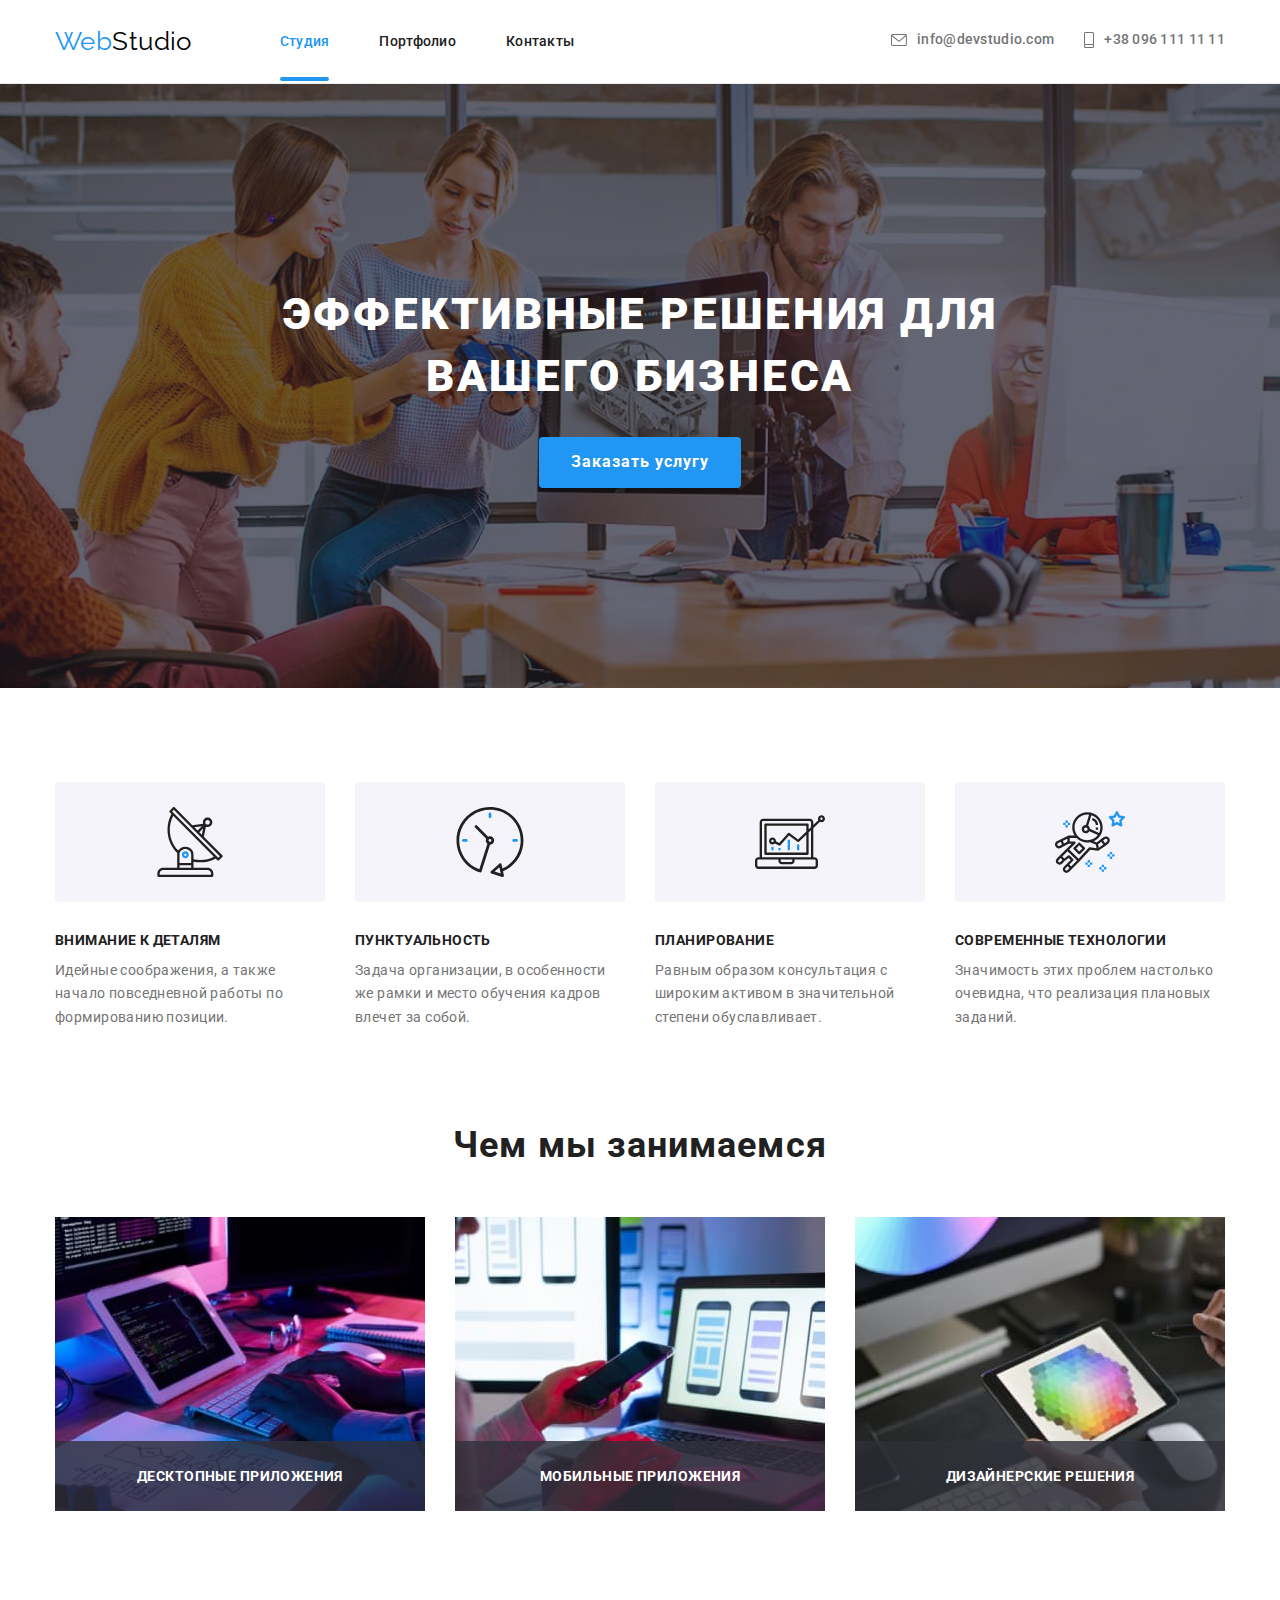
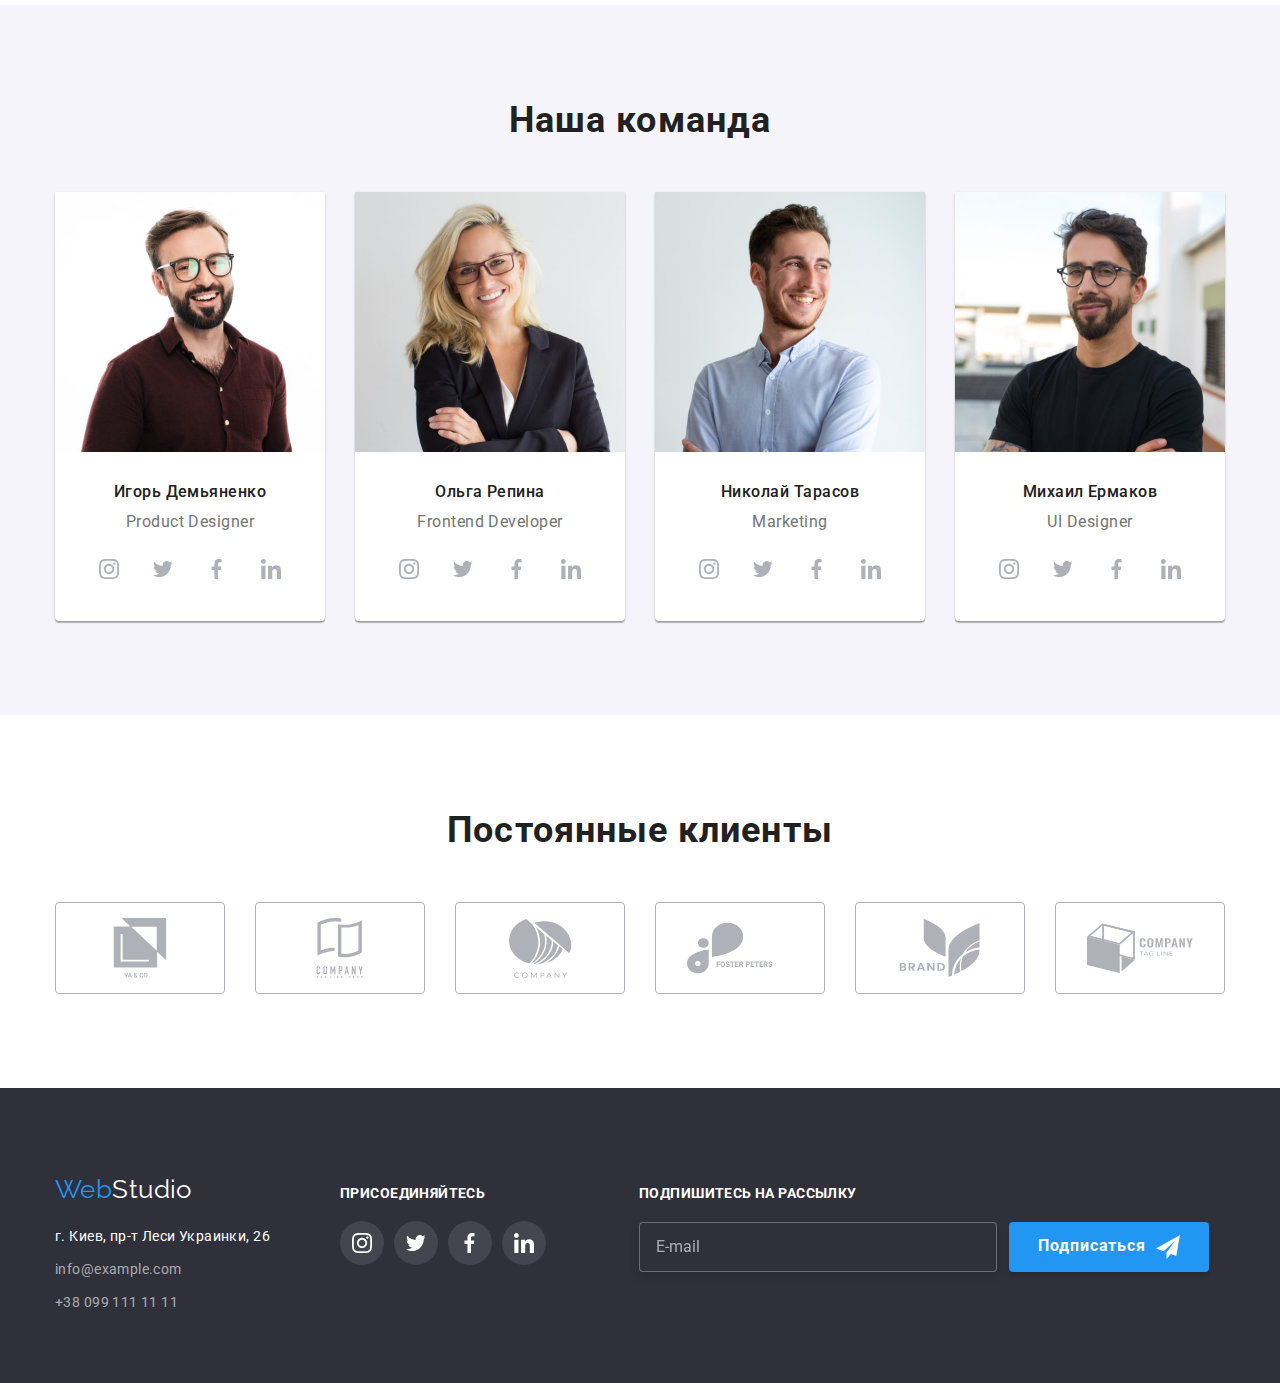
<file: index.html>
<!DOCTYPE html>
<html lang="ru">

<head>
  <meta charset="UTF-8" />
  <meta http-equiv="X-UA-Compatible" content="IE=edge" />
  <meta name="viewport" content="width=device-width, initial-scale=1.0" />
  <title>WebStudio</title>
  <link rel="preconnect" href="https://fonts.googleapis.com" />
  <link rel="preconnect" href="https://fonts.gstatic.com" crossorigin />
  <link href="https://fonts.googleapis.com/css2?family=Raleway:wght@700&family=Roboto:wght@400;500;700;900&display=swap"
    rel="stylesheet" />
  <link rel="stylesheet"
    href="https://cdnjs.cloudflare.com/ajax/libs/modern-normalize/1.1.0/modern-normalize.min.css" />
  <link rel="stylesheet" href="./css/main.min.css" />
</head>

<body data-body>
  <!-- Шапка -->
  <header>
    <div class="header-border">
      <div class="container main-nav">
        <nav class="nav-header">
          <a lang="en" href="./index.html" class="logo">Web<span class="logo-secondary">Studio</span></a>

          <ul class="site-nav list">
            <li class="item">
              <a href="./index.html" class="site-nav-link link current">Студия</a>
            </li>
            <li class="item">
              <a href="./portfolio.html" class="site-nav-link link">Портфолио</a>
            </li>
            <li class="item">
              <a href="" class="site-nav-link link">Контакты</a>
            </li>
          </ul>
        </nav>

        <button class="mobile-menu-button" type="button" data-menu-button>
          <svg class="mobile-menu-icon" width="24" height="16">
            <use class="mobile-menu-burger" href="./images/icons.svg#icon-menu_24px"></use>
            <use class="mobile-menu-close" href="./images/icons.svg#icon-close-burger"></use>
          </svg>
        </button>

        <!-- мобильное меню -->
        <div class="mobile-menu" data-menu>
          <ul class="mobile-menu-nav list">
            <li class="mobile-menu-nav-item">
              <a class="mobile-menu-link link current" href="./index.html">Студия</a>
            </li>
            <li class="mobile-menu-nav-item">
              <a class="mobile-menu-link link" href="./portfolio.html">Портфолио</a>
            </li>
            <li class="mobile-menu-nav-item">
              <a class="mobile-menu-link link" href="">Контакти</a>
            </li>
          </ul>
          <ul class="mobile-menu-contacts list">
            <li class="mobile-menu-contacts-item">
              <a class="mobile-menu-link link accent" href="tel:+380961111111">+38 096 111 11 11</a>
            </li>
            <li class="mobile-menu-contacts-item">
              <a class="mobile-menu-link link" href="mailto:info@devstudio.com">info@devstudio.com</a>
            </li>
          </ul>
          <ul class="mobile-menu-social list">
            <li class="mobile-menu-social-item">
              <a class="mobile-menu-link link" href="">Instagram</a>
            </li>
            <li class="mobile-menu-social-item">
              <a class="mobile-menu-link link" href="">Twitter</a>
            </li>
            <li class="mobile-menu-social-item">
              <a class="mobile-menu-link link" href="">Facebook</a>
            </li>
            <li class="mobile-menu-social-item">
              <a class="mobile-menu-link link" href="">LinkedIn</a>
            </li>
          </ul>
        </div>

        <ul class="header-list list">
          <li class="item">
            <a href="mailto:info@devstudio.com" class="header-link link"><svg class="header-mail" width="16"
                height="12">
                <use href="./images/icons.svg#icon-mail"></use>
              </svg>
              info@devstudio.com</a>
          </li>
          <li class="item">
            <a href="tel:+380961111111" class="header-link link">
              <svg class="header-phone" width="10" height="16">
                <use href="./images/icons.svg#icon-phone"></use>
              </svg>+38 096 111 11 11</a>
          </li>
        </ul>
      </div>
    </div>
  </header>
  <!-- Основной контент -->

  <main>
    <!-- Герой -->
    <section class="hero">
      <div class="container top">
        <h1 class="hero-title">
          Эффективные решения для <br />
          вашего бизнеса
        </h1>
        <div class="padding-bottom">
          <button type="button" class="primary-button" data-modal-open>
            Заказать услугу
          </button>
          <div class="backdrop is-hidden" data-modal>
            <div class="modal">
              <button class="close-button" data-modal-close>
                <svg class="icon-close" width="18" height="18">
                  <use href="./images/icons.svg#icon-icon-close-1"></use>
                </svg>
              </button>
              <form class="form-field">
                <b class="form-title">Оставьте свои данные, мы вам перезвоним</b>

                <label class="form-label">
                  <span class="form-name">Имя</span>
                  <input class="form-input" type="text" name="name" autofocus required />
                  <svg class="form-icon" width="18" height="18">
                    <use href="./images/icons.svg#icon-person-modal"></use>
                  </svg>
                </label>

                <label class="form-label">
                  <span class="form-name">Телефон</span>
                  <input class="form-input" type="tel" name="phone" required />
                  <svg class="form-icon" width="18" height="18">
                    <use href="./images/icons.svg#icon-phone-modal"></use>
                  </svg>
                </label>

                <label class="form-label">
                  <span class="form-name">Почта</span>
                  <input class="form-input" type="email" name="mail" required />
                  <svg class="form-icon" width="18" height="18">
                    <use href="./images/icons.svg#icon-email-modal"></use>
                  </svg>
                </label>

                <label class="form-label">
                  <span class="form-name">Коментарий</span>
                  <textarea class="form-textarea" name="comment" placeholder="Введите текст"></textarea>
                </label>

                <label class="form-label-checkbox">
                  <input class="form-input-checkbox visually-hidden" type="checkbox" required />
                  <span class="box-icon-checkbox">
                    <svg class="form-icon-check" width="16" height="15">
                      <use href="./images/icons.svg#icon-check"></use>
                    </svg>
                  </span>
                  <span class="form-name-checkbox">Соглашаюсь с рассылкой и принимаю
                    <a href="" class="form-link">Условия договора</a></span>
                </label>

                <button class="form-button" type="submit">Отправить</button>
              </form>
            </div>
          </div>
        </div>
      </div>
    </section>

    <!-- Приемущества сайта -->
    <div class="benefits section main-section">
      <div class="container">
        <ul class="benefits__list list">
          <li class="benefits__item">
            <div class="benefits__thumb">
              <svg class="benefits__icon" width="70" height="70">
                <use href="./images/icons.svg#icon-antenna-1"></use>
              </svg>
            </div>
            <h3 class="benefits__title">Внимание к деталям</h3>
            <p class="benefits__text">
              Идейные соображения, а также начало повседневной работы по
              формированию позиции.
            </p>
          </li>
          <li class="benefits__item">
            <div class="benefits__thumb">
              <svg class="benefits__icon" width="70" height="70">
                <use href="./images/icons.svg#icon-clock-1"></use>
              </svg>
            </div>
            <h3 class="benefits__title">Пунктуальность</h3>
            <p class="benefits__text">
              Задача организации, в особенности же рамки и место обучения
              кадров влечет за собой.
            </p>
          </li>
          <li class="benefits__item">
            <div class="benefits__thumb">
              <svg class="benefits__icon" width="70" height="70">
                <use href="./images/icons.svg#icon-monitor"></use>
              </svg>
            </div>
            <h3 class="benefits__title">Планирование</h3>
            <p class="benefits__text">
              Равным образом консультация с широким активом в значительной
              степени обуславливает.
            </p>
          </li>
          <li class="benefits__item">
            <div class="benefits__thumb">
              <svg class="benefits__icon" width="70" height="70">
                <use href="./images/icons.svg#icon-astronaut-1"></use>
              </svg>
            </div>
            <h3 class="benefits__title">Современные технологии</h3>
            <p class="benefits__text">
              Значимость этих проблем настолько очевидна, что реализация
              плановых заданий.
            </p>
          </li>
        </ul>
      </div>
    </div>
    <!-- Чем мы занимаемся -->
    <section class="work">
      <div class="container">
        <h2 class="work__title">Чем мы занимаемся</h2>
        <ul class="work__list list">
          <li class="work__item">
            <picture>
              <source media="(min-width: 1200px)" srcset="
                    ./images/webstudio/whatwedo/img-1_lg.jpg    1x,
                    ./images/webstudio/whatwedo/img-1_lg@2x.jpg 2x
                  " type="image/jpg" />
              <img src="./images/webstudio/whatwedo/img-1_lg.jpg" alt="планшет с написанным на нем кодом" width="370"
                height="294" />
            </picture>

            <div class="service">
              <p class="service__text">десктопные приложения</p>
            </div>
          </li>
          <li class="work__item">
            <picture>
              <source media="(min-width: 1200px)" srcset="
                    ./images/webstudio/whatwedo/img-2_lg.jpg    1x,
                    ./images/webstudio/whatwedo/img-2_lg@2x.jpg 2x
                  " type="image/jpg" />
              <img src="./images/webstudio/whatwedo/img-2_lg.jpg" alt="работа на ноутбуке" width="370" height="294" />
            </picture>
            <div class="service">
              <p class="service__text">мобильные приложения</p>
            </div>
          </li>
          <li class="work__item">
            <picture>
              <source media="(min-width: 1200px)" srcset="
                    ./images/webstudio/whatwedo/img-3_lg.jpg    1x,
                    ./images/webstudio/whatwedo/img-3_lg@2x.jpg 2x
                  " type="image/jpg" />
              <img src="./images/webstudio/whatwedo/img-3_lg.jpg" alt="цветной шестигранник на планшете" width="370"
                height="294" />
            </picture>
            <div class="service">
              <p class="service__text">дизайнерские решения</p>
            </div>
          </li>
        </ul>
      </div>
    </section>
    <!-- Команда работников -->
    <section class="team section">
      <div class="container">
        <h2 class="team__title">Наша команда</h2>
        <ul class="team__list list">
          <li class="team__item">
            <picture>
              <source media="(min-width: 1200px)" srcset="
                    ./images/webstudio/team/img-1_lg.jpg    1x,
                    ./images/webstudio/team/img-1_lg@2x.jpg 2x
                  " type="image/jpg" />

              <source media="(min-width: 768px)" srcset="
                    ./images/webstudio/team/img-1_md.jpg    1x,
                    ./images/webstudio/team/img-1_md@2x.jpg 2x
                  " type="image/jpg" />

              <source media="(max-width: 767px)" srcset="
                    ./images/webstudio/team/img-1_sm.jpg    1x,
                    ./images/webstudio/team/img-1_sm@2x.jpg 2x
                  " type="image/jpg" />

              <img src="./images/webstudio/team/img-1_lg.jpg" alt="работник компании в красной рубашке" width="450"
                height="460" />
            </picture>
            <div class="team__padding">
              <h3 class="team__name">Игорь Демьяненко</h3>
              <p lang="en" class="team__text">Product Designer</p>
            </div>
            <div class="network">
              <ul class="network__list">
                <li class="network__item">
                  <a href="" class="network__link"><svg class="network__icon" width="20" height="20">
                      <use href="./images/icons.svg#icon-instagram-2"></use>
                    </svg></a>
                </li>
                <li class="network__item">
                  <a href="" class="network__link"><svg class="network__icon" width="20" height="20">
                      <use href="./images/icons.svg#icon-twitter"></use>
                    </svg></a>
                </li>
                <li class="network__item">
                  <a href="" class="network__link"><svg class="network__icon" width="20" height="20">
                      <use href="./images/icons.svg#icon-facebook"></use>
                    </svg></a>
                </li>
                <li class="network__item">
                  <a href="" class="network__link"><svg class="network__icon" width="20" height="20">
                      <use href="./images/icons.svg#icon-linkedin-1"></use>
                    </svg></a>
                </li>
              </ul>
            </div>
          </li>
          <li class="team__item">
            <picture>
              <source media="(min-width: 1200px)" srcset="
                    ./images/webstudio/team/img-2_lg.jpg    1x,
                    ./images/webstudio/team/img-2_lg@2x.jpg 2x
                  " type="image/jpg" />

              <source media="(min-width: 768px)" srcset="
                    ./images/webstudio/team/img-2_md.jpg    1x,
                    ./images/webstudio/team/img-2_md@2x.jpg 2x
                  " type="image/jpg" />

              <source media="(max-width: 767px)" srcset="
                    ./images/webstudio/team/img-2_sm.jpg    1x,
                    ./images/webstudio/team/img-2_sm@2x.jpg 2x
                  " type="image/jpg" />

              <img src="./images/webstudio/team/img-2_lg.jpg" alt="работник комапании девушка блондинка" width="450"
                height="460" />
            </picture>
            <div class="team__padding">
              <h3 class="team__name">Ольга Репина</h3>
              <p lang="en" class="team__text">Frontend Developer</p>
            </div>
            <div class="network">
              <ul class="network__list">
                <li class="network__item">
                  <a href="" class="network__link"><svg class="network__icon" width="20" height="20">
                      <use href="./images/icons.svg#icon-instagram-2"></use>
                    </svg></a>
                </li>
                <li class="network__item">
                  <a href="" class="network__link"><svg class="network__icon" width="20" height="20">
                      <use href="./images/icons.svg#icon-twitter"></use>
                    </svg></a>
                </li>
                <li class="network__item">
                  <a href="" class="network__link"><svg class="network__icon" width="20" height="20">
                      <use href="./images/icons.svg#icon-facebook"></use>
                    </svg></a>
                </li>
                <li class="network__item">
                  <a href="" class="network__link"><svg class="network__icon" width="20" height="20">
                      <use href="./images/icons.svg#icon-linkedin-1"></use>
                    </svg></a>
                </li>
              </ul>
            </div>
          </li>
          <li class="team__item">
            <picture>
              <source media="(min-width: 1200px)" srcset="
                    ./images/webstudio/team/img-3_lg.jpg    1x,
                    ./images/webstudio/team/img-3_lg@2x.jpg 2x
                  " type="image/jpg" />

              <source media="(min-width: 768px)" srcset="
                    ./images/webstudio/team/img-3_md.jpg    1x,
                    ./images/webstudio/team/img-3_md@2x.jpg 2x
                  " type="image/jpg" />

              <source media="(max-width: 767px)" srcset="
                    ./images/webstudio/team/img-3_sm.jpg    1x,
                    ./images/webstudio/team/img-3_sm@2x.jpg 2x
                  " type="image/jpg" />

              <img src="./images/webstudio/team/img-3_lg.jpg" alt="работник комапании в синей рубашке" width="450"
                height="460" />
            </picture>

            <div class="team__padding">
              <h3 class="team__name">Николай Тарасов</h3>
              <p lang="en" class="team__text">Marketing</p>
            </div>
            <div class="network">
              <ul class="network__list">
                <li class="network__item">
                  <a href="" class="network__link"><svg class="network__icon" width="20" height="20">
                      <use href="./images/icons.svg#icon-instagram-2"></use>
                    </svg></a>
                </li>
                <li class="network__item">
                  <a href="" class="network__link"><svg class="network__icon" width="20" height="20">
                      <use href="./images/icons.svg#icon-twitter"></use>
                    </svg></a>
                </li>
                <li class="network__item">
                  <a href="" class="network__link"><svg class="network__icon" width="20" height="20">
                      <use href="./images/icons.svg#icon-facebook"></use>
                    </svg></a>
                </li>
                <li class="network__item">
                  <a href="" class="network__link"><svg class="network__icon" width="20" height="20">
                      <use href="./images/icons.svg#icon-linkedin-1"></use>
                    </svg></a>
                </li>
              </ul>
            </div>
          </li>
          <li class="team__item">
            <picture>
              <source media="(min-width: 1200px)" srcset="
                    ./images/webstudio/team/img-4_lg.jpg    1x,
                    ./images/webstudio/team/img-4_lg@2x.jpg 2x
                  " type="image/jpg" />

              <source media="(min-width: 768px)" srcset="
                    ./images/webstudio/team/img-4_md.jpg    1x,
                    ./images/webstudio/team/img-4_md@2x.jpg 2x
                  " type="image/jpg" />

              <source media="(max-width: 767px)" srcset="
                    ./images/webstudio/team/img-4_sm.jpg    1x,
                    ./images/webstudio/team/img-4_sm@2x.jpg 2x
                  " type="image/jpg" />

              <img src="./images/webstudio/team/img-4_lg.jpg" alt="работник комапании в черной футболке" width="450"
                height="460" />
            </picture>

            <div class="team__padding">
              <h3 class="team__name">Михаил Ермаков</h3>
              <p lang="en" class="team__text">UI Designer</p>
            </div>
            <div class="network">
              <ul class="network__list">
                <li class="network__item">
                  <a href="" class="network__link"><svg class="network__icon" width="20" height="20">
                      <use href="./images/icons.svg#icon-instagram-2"></use>
                    </svg></a>
                </li>
                <li class="network__item">
                  <a href="" class="network__link"><svg class="network__icon" width="20" height="20">
                      <use href="./images/icons.svg#icon-twitter"></use>
                    </svg></a>
                </li>
                <li class="network__item">
                  <a href="" class="network__link"><svg class="network__icon" width="20" height="20">
                      <use href="./images/icons.svg#icon-facebook"></use>
                    </svg></a>
                </li>
                <li class="network__item">
                  <a href="" class="network__link"><svg class="network__icon" width="20" height="20">
                      <use href="./images/icons.svg#icon-linkedin-1"></use>
                    </svg></a>
                </li>
              </ul>
            </div>
          </li>
        </ul>
      </div>
    </section>

    <!-- Постоянные клиенты -->
    <section class="clients section">
      <div class="container clients-thumb">
        <h3 class="clients-title">Постоянные клиенты</h3>
        <ul class="clients-list list">
          <li class="clients-item">
            <a href="" class="clients-link">
              <svg class="clients-icon" width="106" height="60">
                <use href="./images/icons.svg#icon-group-1"></use>
              </svg>
            </a>
          </li>
          <li class="clients-item">
            <a href="" class="clients-link">
              <svg class="clients-icon" width="106" height="60">
                <use href="./images/icons.svg#icon-group-2"></use>
              </svg>
            </a>
          </li>
          <li class="clients-item">
            <a href="" class="clients-link">
              <svg class="clients-icon" width="106" height="60">
                <use href="./images/icons.svg#icon-group-3"></use>
              </svg>
            </a>
          </li>
          <li class="clients-item">
            <a href="" class="clients-link">
              <svg class="clients-icon" width="106" height="60">
                <use href="./images/icons.svg#icon-group4"></use>
              </svg>
            </a>
          </li>
          <li class="clients-item">
            <a href="" class="clients-link">
              <svg class="clients-icon" width="106" height="60">
                <use href="./images/icons.svg#icon-group-5"></use>
              </svg>
            </a>
          </li>
          <li class="clients-item">
            <a href="" class="clients-link">
              <svg class="clients-icon" width="106" height="60">
                <use href="./images/icons.svg#icon-group6"></use>
              </svg>
            </a>
          </li>
        </ul>
      </div>
    </section>
  </main>
  <!-- Подвал сайта -->
  <footer>
    <div class="footer">
      <div class="container footer-thumb">
        <div class="footer-box">
          <div class="address">
            <a lang="en" href="./index.html" class="logo">Web<span class="footer-logo">Studio</span></a>
            <address>
              <div class="footer-address">
                <p class="footer-text">г. Киев, пр-т Леси Украинки, 26</p>
                <a href="mailto:info@example.com " class="footer-link">info@example.com
                </a>
                <a href="tel:+380991111111" class="footer-link">+38 099 111 11 11</a>
              </div>
            </address>
          </div>
          <div class="social">
            <h3 class="social-title">присоединяйтесь</h3>
            <ul class="social-list list">
              <li class="social-item">
                <a href="" class="social-link"><svg class="social-icon" width="20" height="20">
                    <use href="./images/icons.svg#icon-instagram-2"></use>
                  </svg></a>
              </li>
              <li class="social-item">
                <a href="" class="social-link"><svg class="social-icon" width="20" height="20">
                    <use href="./images/icons.svg#icon-twitter"></use>
                  </svg></a>
              </li>
              <li class="social-item">
                <a href="" class="social-link"><svg class="social-icon" width="20" height="20">
                    <use href="./images/icons.svg#icon-facebook"></use>
                  </svg></a>
              </li>
              <li class="social-item">
                <a href="" class="social-link"><svg class="social-icon" width="20" height="20">
                    <use href="./images/icons.svg#icon-linkedin-1"></use>
                  </svg></a>
              </li>
            </ul>
          </div>
        </div>
        <form class="footer-form">
          <div class="footer-form-email">
            <label for="footer-mail" class="footer-label">Подпишитесь на рассылку</label>
            <input type="email" name="mail" id="footer-mail" placeholder="E-mail" class="footer-input" />
          </div>
          <button type="submit" class="footer-form-button">
            Подписаться
            <svg class="form-icon-button" width="24" height="24">
              <use href="./images/icons.svg#icon-telegram"></use>
            </svg>
          </button>
        </form>
      </div>
    </div>
  </footer>
  <script src="./js/modal.js"></script>
  <script src="./js/menu.js"></script>
</body>

</html>
</file>
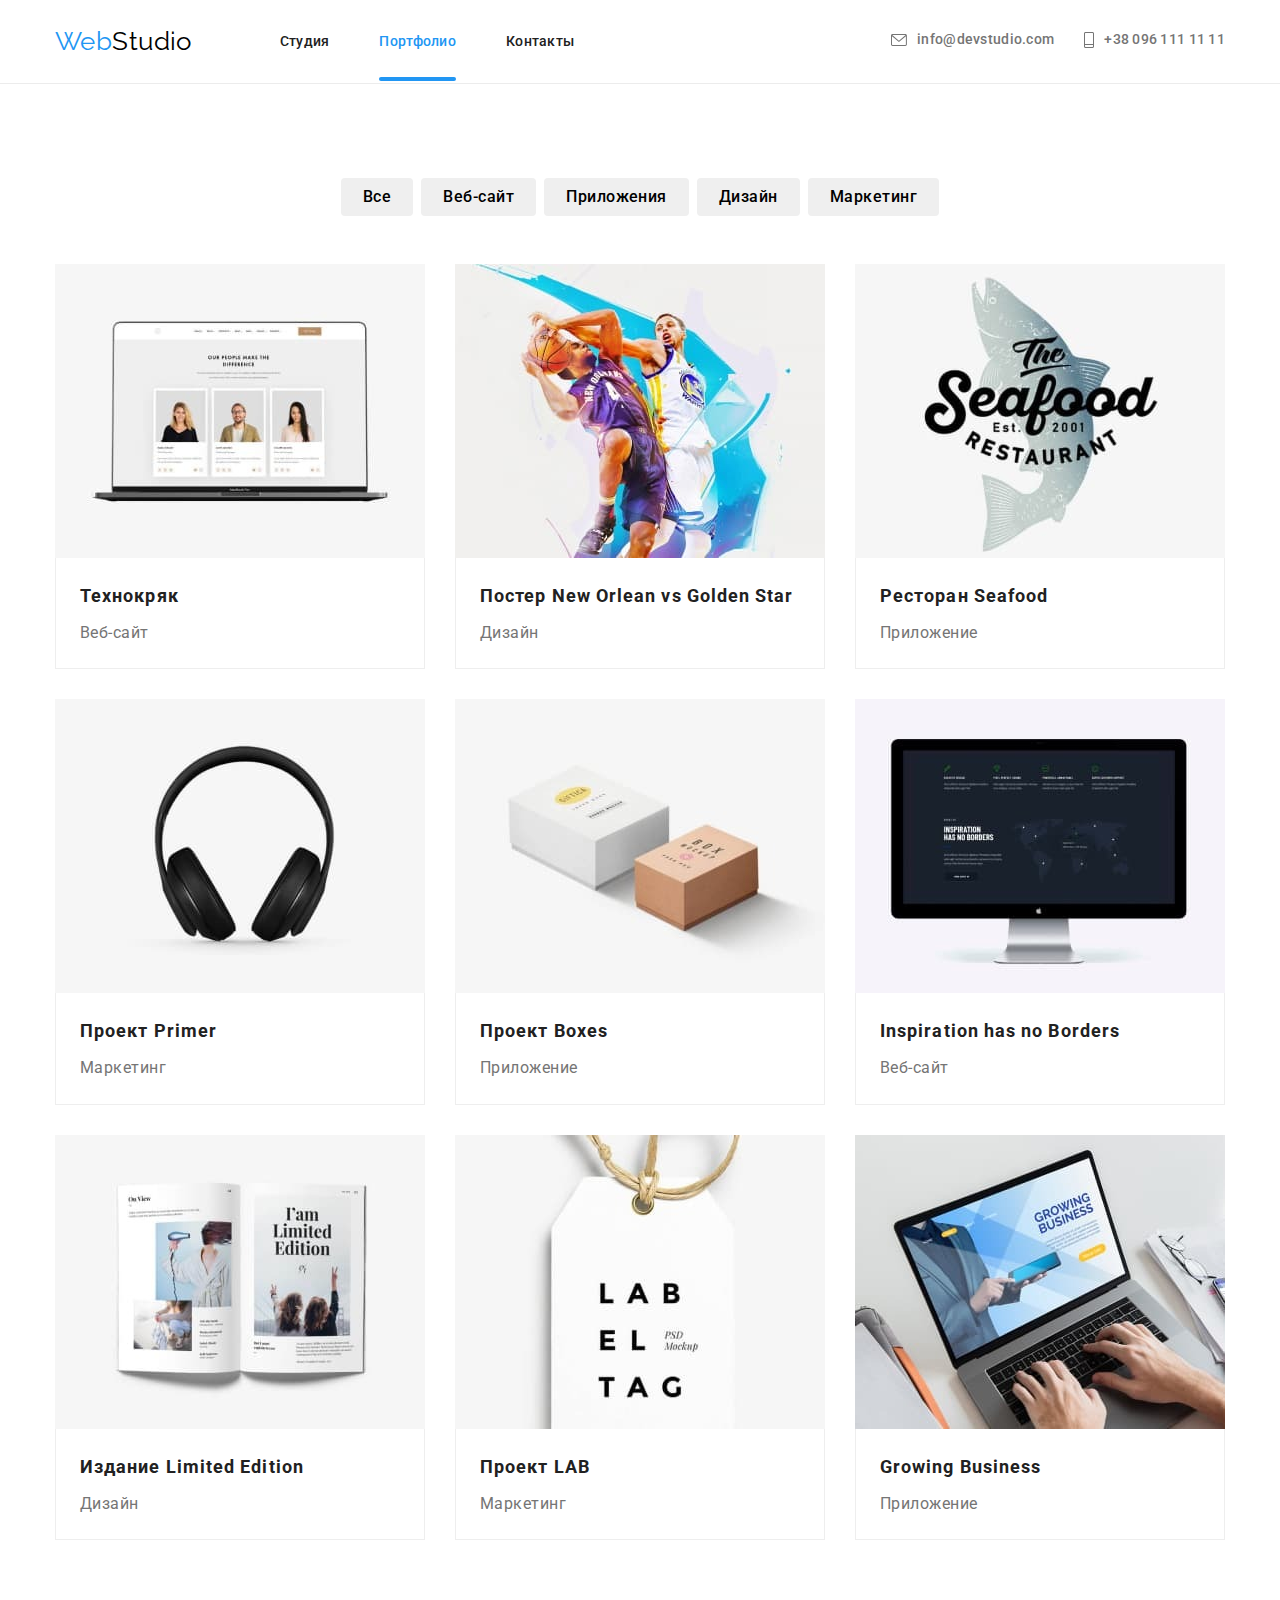
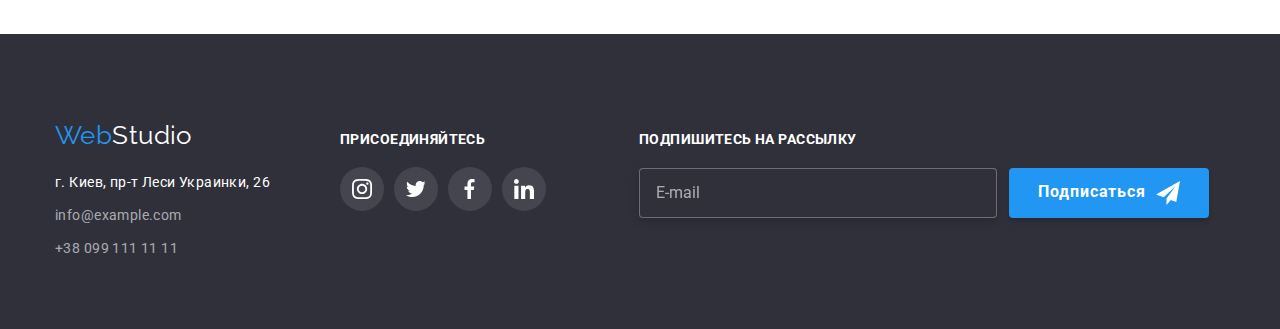
<file: portfolio.html>
<!DOCTYPE html>
<html lang="ru">

<head>
  <meta charset="UTF-8" />
  <meta http-equiv="X-UA-Compatible" content="IE=edge" />
  <meta name="viewport" content="width=device-width, initial-scale=1.0" />
  <title>Portfolio</title>
  <link rel="preconnect" href="https://fonts.googleapis.com" />
  <link rel="preconnect" href="https://fonts.gstatic.com" crossorigin />
  <link href="https://fonts.googleapis.com/css2?family=Raleway:wght@700&family=Roboto:wght@400;500;700;900&display=swap"
    rel="stylesheet" />
  <link rel="stylesheet"
    href="https://cdnjs.cloudflare.com/ajax/libs/modern-normalize/1.1.0/modern-normalize.min.css" />
    <link rel="stylesheet" href="./css/main.min.css" />
   

</head>

<body>
  <!-- Шапка -->
  <header>
    <div class="header-border">
      <div class="container main-nav">
        <nav class="nav-header">
          <a lang="en" href="./index.html" class="logo">Web<span class="logo-secondary">Studio</span></a>

          <ul class="site-nav list">
            <li class="item">
              <a href="./index.html" class="site-nav-link link">Студия</a>
            </li>
            <li class="item">
              <a href="./portfolio.html" class="site-nav-link link current">Портфолио</a>
            </li>
            <li class="item"><a href="" class="site-nav-link link">Контакты</a></li>
          </ul>
        </nav>

          <button class="mobile-menu-button" type="button" data-menu-button>
            <svg class="mobile-menu-icon" width="24" height="16">
              <use class="mobile-menu-burger" href="./images/icons.svg#icon-menu_24px"></use>
              <use class="mobile-menu-close" href="./images/icons.svg#icon-close-burger"></use>
            </svg>

          </button>

          <!-- мобильное меню -->
          <div class="mobile-menu" data-menu>
            <ul class="mobile-menu-nav list">
              <li class="mobile-menu-nav-item">
                <a class="mobile-menu-link link " href="./index.html">Студія</a>
              </li>
              <li class="mobile-menu-nav-item">
                <a class="mobile-menu-link link current" href="./portfolio.html">Портфоліо</a>
              </li>
              <li class="mobile-menu-nav-item">
                <a class="mobile-menu-link link" href="">Контакти</a>
              </li>
            </ul>
            <ul class="mobile-menu-contacts list">
              <li class="mobile-menu-contacts-item">
                <a class="mobile-menu-link link accent" href="tel:+380961111111">+38 096 111 11 11</a>
              </li>
              <li class="mobile-menu-contacts-item">
                <a class="mobile-menu-link link" href="mailto:info@devstudio.com">info@devstudio.com</a>
              </li>
            </ul>
            <ul class="mobile-menu-social list">
              <li class="mobile-menu-social-item">
                <a class="mobile-menu-link link" href="">Instagram</a>
              </li>
              <li class="mobile-menu-social-item">
                <a class="mobile-menu-link link" href="">Twitter</a>
              </li>
              <li class="mobile-menu-social-item">
                <a class="mobile-menu-link link" href="">Facebook</a>
              </li>
              <li class="mobile-menu-social-item">
                <a class="mobile-menu-link link" href="">LinkedIn</a>
              </li>
            </ul>
          </div>

        <ul class="header-list list">
          <li class="item">
            <a href="mailto:info@devstudio.com" class="header-link link"><svg class="header-mail" width="16"
                height="12">
                <use href="./images/icons.svg#icon-mail"></use>
              </svg>
              info@devstudio.com</a>
          </li>
          <li class="item">
            <a href="tel:+380961111111" class="header-link link">
              <svg class="header-phone" width="10" height="16">
                <use href="./images/icons.svg#icon-phone"></use>
              </svg>+38 096 111 11 11</a>
          </li>
        </ul>
      </div>
    </div>
  </header>

  <main>
    <!-- наши проекты -->
    <section class="projects section">
      <div class="container">
        <h1 hidden class="projects-title">Наши проекты</h1>
        <ul class="projects-list-buttons">
          <li class="item"><button type="button" class="secondary-button ">Все</button></li>
          <li class="item">
            <button type="button" class="secondary-button ">Веб-сайт</button>
          </li>
          <li class="item">
            <button type="button" class="secondary-button ">Приложения</button>
          </li>
          <li class="item">
            <button type="button" class="secondary-button ">Дизайн</button>
          </li>
          <li class="item">
            <button type="button" class="secondary-button ">Маркетинг</button>
          </li>
        </ul>



        <ul class="projects-list list">
          <li class="projects-card">
            <a href="" class="card link">
              <div class="projects-thumb">

                 <picture>
              <source media="(min-width: 1200px)"
                srcset="./images/portfolio/projects/img-1_lg.jpg 1x, ./images/portfolio/projects/img-1_lg@2x.jpg 2x "
                type="image/jpg">

              <source media="(min-width: 768px)"
                srcset="./images/portfolio/projects/img-1_md.jpg 1x, ./images/portfolio/projects/img-1_md@2x.jpg 2x "
                type="image/jpg">

              <source media="(max-width: 767px)"
                srcset="./images/portfolio/projects/img-1_sm.jpg 1x, ./images/portfolio/projects/img-1_sm@2x.jpg 2x "
                type="image/jpg">

             <img src="./images/portfolio/projects/img-1_lg.jpg" alt="ноутбук">
            </picture>

               
                <div class="projects-overlay">
                  <p class="overlay-text">Ресурс предлагает комплексные предложения с разным уровнем функционала и
                    сервисов. Все это позволит
                    посетителю получить исчерпывающие сведения о компании или частном лице.</p>
                </div>
              </div>

              <div class="projects-content">
                <h2 class="projects-title">Технокряк</h2>
                <p class="projects-text">Веб-сайт</p>
              </div>
            </a>
          </li>

          <li class="projects-card">
            <a href="" class="card link">
              <div class="projects-thumb">

<picture>
              <source media="(min-width: 1200px)"
                srcset="./images/portfolio/projects/img-2_lg.jpg 1x, ./images/portfolio/projects/img-2_lg@2x.jpg 2x "
                type="image/jpg">

              <source media="(min-width: 768px)"
                srcset="./images/portfolio/projects/img-2_md.jpg 1x, ./images/portfolio/projects/img-2_md@2x.jpg 2x "
                type="image/jpg">

              <source media="(max-width: 767px)"
                srcset="./images/portfolio/projects/img-2_sm.jpg 1x, ./images/portfolio/projects/img-2_sm@2x.jpg 2x "
                type="image/jpg">

             <img src="./images/portfolio/projects/img-2_lg.jpg" alt="баскетболисты">
            </picture>

               
                <div class="projects-overlay">
                  <p class="overlay-text">Ресурс предлагает комплексные предложения с разным уровнем функционала и
                    сервисов. Все это позволит
                    посетителю получить исчерпывающие сведения о компании или частном лице.</p>
                </div>
              </div>
              <div class="projects-content">
                <h2 class="projects-title">Постер New Orlean vs Golden Star</h2>
                <p class="projects-text">Дизайн</p>
              </div>
            </a>
          </li>


          </li>
          <li class="projects-card">
            <a href="" class="card link">
              <div class="projects-thumb">

   <picture>
              <source media="(min-width: 1200px)"
                srcset="./images/portfolio/projects/img-3_lg.jpg 1x, ./images/portfolio/projects/img-3_lg@2x.jpg 2x "
                type="image/jpg">

              <source media="(min-width: 768px)"
                srcset="./images/portfolio/projects/img-3_md.jpg 1x, ./images/portfolio/projects/img-3_md@2x.jpg 2x "
                type="image/jpg">

              <source media="(max-width: 767px)"
                srcset="./images/portfolio/projects/img-3_sm.jpg 1x, ./images/portfolio/projects/img-3_sm@2x.jpg 2x "
                type="image/jpg">

             <img src="./images/portfolio/projects/img-3_lg.jpg" alt="логотип ресторана">
            </picture>

                
                <div class="projects-overlay">
                  <p class="overlay-text">Ресурс предлагает комплексные предложения с разным уровнем функционала и
                    сервисов. Все это позволит
                    посетителю получить исчерпывающие сведения о компании или частном лице.</p>
                </div>
              </div>
              <div class="projects-content">
                <h2 class="projects-title">Ресторан Seafood</h2>
                <p class="projects-text">Приложение</p>
              </div>
            </a>
          </li>

          <li class="projects-card">
            <a href="" class="card link">
              <div class="projects-thumb">

<picture>
              <source media="(min-width: 1200px)"
                srcset="./images/portfolio/projects/img-4_lg.jpg 1x, ./images/portfolio/projects/img-4_lg@2x.jpg 2x "
                type="image/jpg">

              <source media="(min-width: 768px)"
                srcset="./images/portfolio/projects/img-4_md.jpg 1x, ./images/portfolio/projects/img-4_md@2x.jpg 2x "
                type="image/jpg">

              <source media="(max-width: 767px)"
                srcset="./images/portfolio/projects/img-4_sm.jpg 1x, ./images/portfolio/projects/img-4_sm@2x.jpg 2x "
                type="image/jpg">

            <img src="./images/portfolio/projects/img-4_lg.jpg" alt="наушники">
            </picture>

                
                <div class="projects-overlay">
                  <p class="overlay-text">Ресурс предлагает комплексные предложения с разным уровнем функционала и
                    сервисов. Все это позволит
                    посетителю получить исчерпывающие сведения о компании или частном лице.</p>
                </div>
              </div>
              <div class="projects-content">
                <h2 class="projects-title">Проект Primer</h2>
                <p class="projects-text">Маркетинг</p>
              </div>
            </a>
          </li>

          <li class="projects-card">
            <a href="" class="card link">
              <div class="projects-thumb">

<picture>
              <source media="(min-width: 1200px)"
                srcset="./images/portfolio/projects/img-5_lg.jpg 1x, ./images/portfolio/projects/img-5_lg@2x.jpg 2x "
                type="image/jpg">

              <source media="(min-width: 768px)"
                srcset="./images/portfolio/projects/img-5_md.jpg 1x, ./images/portfolio/projects/img-5_md@2x.jpg 2x "
                type="image/jpg">

              <source media="(max-width: 767px)"
                srcset="./images/portfolio/projects/img-5_sm.jpg 1x, ./images/portfolio/projects/img-5_sm@2x.jpg 2x "
                type="image/jpg">

             <img src="./images/portfolio/projects/img-5_lg.jpg" alt="коробки">
            </picture>

               
                <div class="projects-overlay">
                  <p class="overlay-text">Ресурс предлагает комплексные предложения с разным уровнем функционала и
                    сервисов. Все это позволит
                    посетителю получить исчерпывающие сведения о компании или частном лице.</p>
                </div>
              </div>
              <div class="projects-content">
                <h2 class="projects-title">Проект Boxes</h2>
                <p class="projects-text">Приложение</p>
              </div>
            </a>
          </li>

          <li class="projects-card">
            <a href="" class="card link">
              <div class="projects-thumb">

<picture>
              <source media="(min-width: 1200px)"
                srcset="./images/portfolio/projects/img-6_lg.jpg 1x, ./images/portfolio/projects/img-6_lg@2x.jpg 2x "
                type="image/jpg">

              <source media="(min-width: 768px)"
                srcset="./images/portfolio/projects/img-6_md.jpg 1x, ./images/portfolio/projects/img-6_md@2x.jpg 2x "
                type="image/jpg">

              <source media="(max-width: 767px)"
                srcset="./images/portfolio/projects/img-6_sm.jpg 1x, ./images/portfolio/projects/img-6_sm@2x.jpg 2x "
                type="image/jpg">

             <img src="./images/portfolio/projects/img-6_lg.jpg" alt="компьютер">
            </picture>

                
                <div class="projects-overlay">
                  <p class="overlay-text">Ресурс предлагает комплексные предложения с разным уровнем функционала и
                    сервисов. Все это позволит
                    посетителю получить исчерпывающие сведения о компании или частном лице.</p>
                </div>
              </div>
              <div class="projects-content">
                <h2 class="projects-title">Inspiration has no Borders</h2>
                <p class="projects-text">Веб-сайт</p>
              </div>
            </a>
          </li>

          <li class="projects-card">
            <a href="" class="card link">
              <div class="projects-thumb">

<picture>
              <source media="(min-width: 1200px)"
                srcset="./images/portfolio/projects/img-7_lg.jpg 1x, ./images/portfolio/projects/img-7_lg@2x.jpg 2x "
                type="image/jpg">

              <source media="(min-width: 768px)"
                srcset="./images/portfolio/projects/img-7_md.jpg 1x, ./images/portfolio/projects/img-7_md@2x.jpg 2x "
                type="image/jpg">

              <source media="(max-width: 767px)"
                srcset="./images/portfolio/projects/img-7_sm.jpg 1x, ./images/portfolio/projects/img-7_sm@2x.jpg 2x "
                type="image/jpg">

             <img src="./images/portfolio/projects/img-7_lg.jpg" alt="журнал">
            </picture>

                
                <div class="projects-overlay">
                  <p class="overlay-text">Ресурс предлагает комплексные предложения с разным уровнем функционала и
                    сервисов. Все это позволит
                    посетителю получить исчерпывающие сведения о компании или частном лице.</p>
                </div>
              </div>
              <div class="projects-content">
                <h2 class="projects-title">Издание Limited Edition</h2>
                <p class="projects-text">Дизайн</p>
              </div>
            </a>
          </li>

          <li class="projects-card">
            <a href="" class="card link">
              <div class="projects-thumb">

<picture>
              <source media="(min-width: 1200px)"
                srcset="./images/portfolio/projects/img-8_lg.jpg 1x, ./images/portfolio/projects/img-8_lg@2x.jpg 2x "
                type="image/jpg">

              <source media="(min-width: 768px)"
                srcset="./images/portfolio/projects/img-8_md.jpg 1x, ./images/portfolio/projects/img-8_md@2x.jpg 2x "
                type="image/jpg">

              <source media="(max-width: 767px)"
                srcset="./images/portfolio/projects/img-8_sm.jpg 1x, ./images/portfolio/projects/img-8_sm@2x.jpg 2x "
                type="image/jpg">

              <img src="./images/portfolio/projects/img-8_lg.jpg" alt="логотип">
            </picture>

               
                <div class="projects-overlay">
                  <p class="overlay-text">Ресурс предлагает комплексные предложения с разным уровнем функционала и
                    сервисов. Все это позволит
                    посетителю получить исчерпывающие сведения о компании или частном лице.</p>
                </div>
              </div>
              <div class="projects-content">
                <h2 class="projects-title">Проект LAB</h2>
                <p class="projects-text">Маркетинг</p>
              </div>
            </a>
          </li>

          <li class="projects-card">
            <a href="" class="card link">
              <div class="projects-thumb">

<picture>
              <source media="(min-width: 1200px)"
                srcset="./images/portfolio/projects/img-9_lg.jpg 1x, ./images/portfolio/projects/img-9_lg@2x.jpg 2x "
                type="image/jpg">

              <source media="(min-width: 768px)"
                srcset="./images/portfolio/projects/img-9_md.jpg 1x, ./images/portfolio/projects/img-9_md@2x.jpg 2x "
                type="image/jpg">

              <source media="(max-width: 767px)"
                srcset="./images/portfolio/projects/img-9_sm.jpg 1x, ./images/portfolio/projects/img-9_sm@2x.jpg 2x "
                type="image/jpg">

              <img src="./images/portfolio/projects/img-9_lg.jpg" alt="ноутбук">
            </picture>

                
                <div class="projects-overlay">
                  <p class="overlay-text">Ресурс предлагает комплексные предложения с разным уровнем функционала и
                    сервисов. Все это позволит
                    посетителю получить исчерпывающие сведения о компании или частном лице.</p>
                </div>
              </div>
              <div class="projects-content">
                <h2 class="projects-title">Growing Business</h2>
                <p class="projects-text">Приложение</p>
              </div>
            </a>
          </li>




        </ul>
      </div>
    </section>
  </main>

   <footer>
    <div class="footer">
      <div class="container footer-thumb ">
        <div class="footer-box">
        <div class="address">
          <a lang="en" href="./index.html" class="logo">Web<span class="footer-logo">Studio</span></a>
          <address>
            <div class="footer-address">
            <p class="footer-text">г. Киев, пр-т Леси Украинки, 26</p>
            <a href="mailto:info@example.com " class="footer-link">info@example.com
            </a>
            <a href="tel:+380991111111" class="footer-link">+38 099 111 11 11</a>
            </div>
          </address>
        </div>
        <div class="social">
          <h3 class="social-title">присоединяйтесь</h3>
          <ul class="social-list list">
            <li class="social-item">
              <a href="" class="social-link"><svg class="social-icon" width="20" height="20">
                  <use href="./images/icons.svg#icon-instagram-2"></use>
                </svg></a>
            </li>
            <li class="social-item">
              <a href="" class="social-link"><svg class="social-icon" width="20" height="20">
                  <use href="./images/icons.svg#icon-twitter"></use>
                </svg></a>
            </li>
            <li class="social-item">
              <a href="" class="social-link"><svg class="social-icon" width="20" height="20">
                  <use href="./images/icons.svg#icon-facebook"></use>
                </svg></a>
            </li>
            <li class="social-item">
              <a href="" class="social-link"><svg class="social-icon" width="20" height="20">
                  <use href="./images/icons.svg#icon-linkedin-1"></use>
                </svg></a>
            </li>
          </ul>
        </div>
        </div>
        <form class="footer-form">
          <div class="footer-form-email">
            <label for="footer-mail" class="footer-label">Подпишитесь на рассылку</label>
            <input type="email" name="mail" id="footer-mail" placeholder="E-mail" class="footer-input">
          </div>
          <button type="submit" class="footer-form-button">Подписаться
            <svg class="form-icon-button" width="24" height="24">
              <use href="./images/icons.svg#icon-telegram"></use>
            </svg>
          </button>
        </form>
        </div>
        

      
    </div>
  </footer>
  <script src="./js/menu.js"></script>
</body>

</html>
</file>
<file: css/main.min.css>
:root{--title-text-color: #757575;--primary-text-color: rgba(33, 33, 33, 1);--accent-color: #2196f3;--background-color: #ffffff;--secondary-color: #2f303a;--button-color: #ffffff;--portfolio-title: #212121;--primary-button-hover-focus: #188ce8;--transition-timing-function: cubic-bezier(0.4, 0, 0.2, 1)}body{background-color:var(--background-color);color:var(--title-text-color);font-family:Roboto,sans-serif;letter-spacing:.03em;font-size:14px;margin:0}body.no-scroll{overflow:hidden}.visually-hidden{position:absolute;width:1px;height:1px;margin:-1px;border:0;padding:0;white-space:nowrap;-webkit-clip-path:inset(100%);clip-path:inset(100%);clip:rect(0 0 0 0);overflow:hidden}h1,h2,h3,h4,h5,h6,p,ul{margin:0;padding:0}img{display:block;max-width:100%;height:auto}.list{list-style:none}.link{text-decoration:none}.section{padding-top:94px;padding-bottom:94px}.container{width:100%;padding-left:15px;padding-right:15px;margin-left:auto;margin-right:auto}@media screen and (min-width: 480px){.container{max-width:480px}}@media screen and (min-width: 768px){.container{max-width:768px}}@media screen and (min-width: 1200px){.container{max-width:1200px}}.main-nav{display:-webkit-box;display:-ms-flexbox;display:flex}@media screen and (max-width: 767px){.main-nav{-webkit-box-align:center;-ms-flex-align:center;align-items:center}}.nav-header{display:-webkit-box;display:-ms-flexbox;display:flex}.site-nav{display:-webkit-box;display:-ms-flexbox;display:flex;margin-left:88px;-webkit-box-align:center;-ms-flex-align:center;align-items:center}.site-nav .item:not(:last-child){margin-right:50px}@media screen and (max-width: 767px){.site-nav{display:none}}.site-nav .current{color:var(--accent-color)}@media screen and (min-width: 768px){.current::after{content:"";position:absolute;bottom:0;left:0;width:100%;height:4px;background-color:var(--accent-color);border-radius:2px}}.header-list{margin-left:auto}@media screen and (max-width: 767px){.header-list{display:none}}@media screen and (min-width: 768px){.header-list{padding-top:21px}}@media screen and (min-width: 1200px){.header-list{display:-webkit-box;display:-ms-flexbox;display:flex;gap:30px;padding-top:32px}}.header-border{border-bottom:1px solid #ececec}@media screen and (max-width: 1199px){.header-list .item:not(:last-child){margin-bottom:10px}}.logo{display:block;padding-top:16px;padding-bottom:16px;color:var(--accent-color);font-family:Raleway,sans-serif;font-size:24px;line-height:1.2;text-decoration:none}.logo:focus,.logo:hover{color:var(--accent-color)}@media screen and (min-width: 768px){.logo{padding-top:26px;padding-bottom:26px}}@media screen and (min-width: 1200px){.logo{font-size:26px}}.logo-secondary{color:#000}.logo-secondary:focus,.logo-secondary:hover{color:#000}.site-nav-link{position:relative;display:-webkit-box;display:-ms-flexbox;display:flex;padding-top:32px;padding-bottom:32px;color:var(--primary-text-color);font-weight:500;line-height:1.1;letter-spacing:.02em;-webkit-transition-property:color;transition-property:color;-webkit-transition-duration:250ms;transition-duration:250ms;-webkit-transition-timing-function:var(--transition-timing-function);transition-timing-function:var(--transition-timing-function)}.site-nav-link:focus,.site-nav-link:hover{color:var(--accent-color)}.header-link{display:-webkit-box;display:-ms-flexbox;display:flex;-webkit-box-align:center;-ms-flex-align:center;align-items:center;color:var(--title-text-color);font-weight:500;letter-spacing:.02em;line-height:1.1;fill:#757575;-webkit-transition-property:fill,color;transition-property:fill,color;-webkit-transition-duration:250ms;transition-duration:250ms;-webkit-transition-timing-function:var(--transition-timing-function);transition-timing-function:var(--transition-timing-function)}.header-link:hover,.header-link:focus{fill:var(--accent-color);color:var(--accent-color)}.header-link .header-mail{margin-right:10px}.header-link .header-phone{margin-right:10px}.hero{max-width:1600px;margin-right:auto;margin-left:auto;background-position:center;background-repeat:no-repeat;background-size:cover;background-color:var(--secondary-color);text-align:center;padding-top:118px;padding-bottom:118px;background-image:-webkit-gradient(linear, left top, right top, from(rgba(47, 48, 58, 0.4)), to(rgba(47, 48, 58, 0.4))),url(../images/webstudio/hero/img-1_sm.jpg);background-image:linear-gradient(to right, rgba(47, 48, 58, 0.4), rgba(47, 48, 58, 0.4)),url(../images/webstudio/hero/img-1_sm.jpg)}@media screen and (min-width: 1200px){.hero{padding-top:200px;padding-bottom:200px}}@media(min-device-pixel-ratio: 2),(-webkit-min-device-pixel-ratio: 2),(min-resolution: 192dpi),(min-resolution: 2dppx){.hero{background-image:-webkit-gradient(linear, left top, right top, from(rgba(47, 48, 58, 0.4)), to(rgba(47, 48, 58, 0.4))),url(../images/webstudio/hero/img-1_sm@2x.jpg);background-image:linear-gradient(to right, rgba(47, 48, 58, 0.4), rgba(47, 48, 58, 0.4)),url(../images/webstudio/hero/img-1_sm@2x.jpg)}}@media screen and (min-width: 768px){.hero{background-image:-webkit-gradient(linear, left top, right top, from(rgba(47, 48, 58, 0.4)), to(rgba(47, 48, 58, 0.4))),url(../images/webstudio/hero/img-1_md.jpg);background-image:linear-gradient(to right, rgba(47, 48, 58, 0.4), rgba(47, 48, 58, 0.4)),url(../images/webstudio/hero/img-1_md.jpg)}}@media screen and (min-width: 768px)and (min-device-pixel-ratio: 2),screen and (min-width: 768px)and (-webkit-min-device-pixel-ratio: 2),screen and (min-width: 768px)and (min-resolution: 192dpi),screen and (min-width: 768px)and (min-resolution: 2dppx){.hero{background-image:-webkit-gradient(linear, left top, right top, from(rgba(47, 48, 58, 0.4)), to(rgba(47, 48, 58, 0.4))),url(../images/webstudio/hero/img-1_md@2x.jpg);background-image:linear-gradient(to right, rgba(47, 48, 58, 0.4), rgba(47, 48, 58, 0.4)),url(../images/webstudio/hero/img-1_md@2x.jpg)}}@media screen and (min-width: 1200px){.hero{background-image:-webkit-gradient(linear, left top, right top, from(rgba(47, 48, 58, 0.4)), to(rgba(47, 48, 58, 0.4))),url(../images/webstudio/hero/img-1_lg.jpg);background-image:linear-gradient(to right, rgba(47, 48, 58, 0.4), rgba(47, 48, 58, 0.4)),url(../images/webstudio/hero/img-1_lg.jpg)}}@media screen and (min-width: 1200px)and (min-device-pixel-ratio: 2),screen and (min-width: 1200px)and (-webkit-min-device-pixel-ratio: 2),screen and (min-width: 1200px)and (min-resolution: 192dpi),screen and (min-width: 1200px)and (min-resolution: 2dppx){.hero{background-image:-webkit-gradient(linear, left top, right top, from(rgba(47, 48, 58, 0.4)), to(rgba(47, 48, 58, 0.4))),url(../images/webstudio/hero/img-1_lg@2x.jpg);background-image:linear-gradient(to right, rgba(47, 48, 58, 0.4), rgba(47, 48, 58, 0.4)),url(../images/webstudio/hero/img-1_lg@2x.jpg)}}.hero-title{margin-bottom:30px;color:#fff;font-weight:900;font-size:26px;line-height:1.6;text-align:center;letter-spacing:.06em;text-transform:uppercase}@media screen and (min-width: 1200px){.hero-title{font-size:44px;line-height:1.4}}.primary-button{padding:10px 32px;-webkit-box-shadow:0px 4px 4px rgba(0,0,0,.15);box-shadow:0px 4px 4px rgba(0,0,0,.15);border-radius:4px;border:none;background-color:var(--accent-color);color:var(--button-color);font-family:inherit;cursor:pointer;font-weight:700;font-size:16px;line-height:1.9;letter-spacing:.06em}.primary-button:focus,.primary-button:hover{background-color:var(--primary-button-hover-focus)}.backdrop{z-index:99;position:fixed;top:0;left:0;width:100%;height:100%;background-color:rgba(0,0,0,.2);opacity:1;-webkit-transition:opacity 250ms var(--transition-timing-function);transition:opacity 250ms var(--transition-timing-function)}@media screen and (max-width: 479px){.backdrop{padding-top:94px;padding-bottom:93px;padding-left:15px;padding-right:15px}}.backdrop.is-hidden{opacity:0;pointer-events:none}@media screen and (min-width: 768px){.backdrop.is-hidden .modal{-webkit-transform:scale(1.1) translate(-50%, -50%);transform:scale(1.1) translate(-50%, -50%)}}.modal{z-index:100;position:relative;background-color:#fff;-webkit-transition:-webkit-transform 250ms var(--transition-timing-function);transition:-webkit-transform 250ms var(--transition-timing-function);transition:transform 250ms var(--transition-timing-function);transition:transform 250ms var(--transition-timing-function), -webkit-transform 250ms var(--transition-timing-function)}@media screen and (min-width: 480px){.modal{position:absolute;top:50%;left:50%;-webkit-transform:scale(1) translate(-50%, -50%);transform:scale(1) translate(-50%, -50%)}}@media screen and (max-width: 1199px){.modal{height:609px;width:100%;max-width:450px}}@media screen and (min-width: 1200px){.modal{width:528px;height:581px}}.close-button{position:absolute;top:8px;right:8px;display:-webkit-box;display:-ms-flexbox;display:flex;padding:0;-webkit-box-align:center;-ms-flex-align:center;align-items:center;-webkit-box-pack:center;-ms-flex-pack:center;justify-content:center;width:30px;height:30px;border-radius:50%;border:1px solid rgba(0,0,0,.1);background-color:#fff;-webkit-transition:250ms var(--transition-timing-function);transition:250ms var(--transition-timing-function)}.close-button:hover{fill:var(--accent-color)}.form-field{padding:40px}.form-title{display:block;margin-bottom:15px;font-size:20px;line-height:1.2;color:#212121;-webkit-user-select:none;-moz-user-select:none;-ms-user-select:none;user-select:none}.form-label{position:relative;display:-webkit-box;display:-ms-flexbox;display:flex;-webkit-box-orient:vertical;-webkit-box-direction:normal;-ms-flex-direction:column;flex-direction:column;-webkit-user-select:none;-moz-user-select:none;-ms-user-select:none;user-select:none}.form-label:not(:first-of-type){margin-top:10px}.form-name{text-align:start;margin-bottom:4px;font-size:12px;line-height:1.2;letter-spacing:.01em;color:#757575}.form-input{display:block;padding-left:42px;padding-right:5px;height:40px;outline:rgba(0,0,0,0);border:1px solid rgba(33,33,33,.2);border-radius:4px;cursor:pointer}.form-input:focus{border:1px solid var(--accent-color)}.form-icon{position:absolute;bottom:11px;left:12px}.form-input+.form-icon{-webkit-transition:fill 250ms var(--transition-timing-function),border 250ms var(--transition-timing-function);transition:fill 250ms var(--transition-timing-function),border 250ms var(--transition-timing-function)}.form-input:focus+.form-input+.form-icon{fill:var(--accent-color)}.form-textarea{display:block;margin-bottom:17px;padding:12px 16px;height:120px;resize:none;outline:rgba(0,0,0,0);border:1px solid rgba(33,33,33,.2);border-radius:4px;-webkit-transition:border 250ms var(--transition-timing-function);transition:border 250ms var(--transition-timing-function);cursor:pointer}.form-textarea:focus{border:1px solid var(--accent-color)}.form-label-checkbox{display:-webkit-box;display:-ms-flexbox;display:flex;-webkit-box-align:center;-ms-flex-align:center;align-items:center;-webkit-box-pack:center;-ms-flex-pack:center;justify-content:center;margin-bottom:30px;-webkit-user-select:none;-moz-user-select:none;-ms-user-select:none;user-select:none}.box-icon-checkbox{margin-right:8px;width:16px;height:15px;outline:2px solid #000;outline-offset:-2px;border-radius:2px;-webkit-transition-property:background-color,outline;transition-property:background-color,outline;-webkit-transition-duration:250ms;transition-duration:250ms;-webkit-transition-timing-function:var(--transition-timing-function);transition-timing-function:var(--transition-timing-function);cursor:pointer}.form-input-checkbox:checked+.box-icon-checkbox{background-color:var(--accent-color);outline:rgba(0,0,0,0)}.form-icon-check{fill:#fff}.form-name-checkbox{font-size:12px;line-height:1.2}@media screen and (min-width: 1200px){.form-name-checkbox{font-size:14px;line-height:1.7}}.form-link{font-size:12px;line-height:1.2;color:var(--accent-color)}@media screen and (min-width: 1200px){.form-link{font-size:14px;line-height:1.7}}.form-button{padding:0;width:200px;height:50px;background-color:#188ce8;-webkit-box-shadow:0px 4px 4px rgba(0,0,0,.15);box-shadow:0px 4px 4px rgba(0,0,0,.15);border-radius:4px;border:rgba(0,0,0,0);font-weight:700;font-size:16px;line-height:1.9;letter-spacing:.06em;color:#fff;cursor:pointer}.benefits{padding-top:60px;padding-bottom:60px}@media screen and (min-width: 1200px){.benefits{padding-top:94px;padding-bottom:94px}}@media screen and (min-width: 768px){.benefits__list{display:-webkit-box;display:-ms-flexbox;display:flex;-ms-flex-wrap:wrap;flex-wrap:wrap;gap:30px}}@media screen and (min-width: 1200px){.benefits__list{-ms-flex-wrap:nowrap;flex-wrap:nowrap}}@media screen and (max-width: 767px){.benefits__item:not(:last-child){margin-bottom:30px}}@media screen and (min-width: 768px){.benefits__item{-ms-flex-preferred-size:calc((100% - 30px)/2);flex-basis:calc((100% - 30px)/2)}}@media screen and (min-width: 1200px){.benefits__item{-ms-flex-preferred-size:calc((100% - 30px)/4);flex-basis:calc((100% - 30px)/4)}}.benefits__thumb{display:-webkit-box;display:-ms-flexbox;display:flex;margin-bottom:30px;height:120px;-webkit-box-align:center;-ms-flex-align:center;align-items:center;-webkit-box-pack:center;-ms-flex-pack:center;justify-content:center;border-radius:4px;background-color:#f5f4fa}.benefits__title{text-align:center;margin-bottom:10px;font-weight:700;font-size:14px;line-height:1.2;text-transform:uppercase;color:var(--primary-text-color)}@media screen and (min-width: 768px){.benefits__title{text-align:start}}.benefits__text{font-size:14px;line-height:1.7;letter-spacing:.03em}.work{display:none}@media screen and (min-width: 1200px){.work{display:block;padding-bottom:94px}}.work__title{margin-bottom:50px;color:var(--primary-text-color);font-size:36px;line-height:1.2;text-align:center;letter-spacing:.03em}.work__list{list-style:none;display:-webkit-box;display:-ms-flexbox;display:flex}.work__list .work__item:not(:last-child){margin-right:30px}.work__list>.work__item{-ms-flex-preferred-size:calc(50% - 30px);flex-basis:calc(50% - 30px);position:relative}.service{position:absolute;bottom:0;left:0;width:100%;height:70px;display:-webkit-box;display:-ms-flexbox;display:flex;-webkit-box-pack:center;-ms-flex-pack:center;justify-content:center;-webkit-box-align:center;-ms-flex-align:center;align-items:center;background-color:rgba(47,48,58,.8)}.service__text{font-weight:700;text-align:center;text-transform:uppercase;color:#fff}.team{background-color:#f5f4fa;padding-bottom:60px;padding-top:60px}@media screen and (min-width: 1200px){.team{padding-bottom:94px;padding-top:94px}}.team__title{margin-bottom:30px;font-size:28px;line-height:1.2;text-align:center;letter-spacing:.03em;color:#212121}@media screen and (min-width: 1200px){.team__title{margin-bottom:50px;font-size:36px}}@media screen and (min-width: 768px){.team__list{display:-webkit-box;display:-ms-flexbox;display:flex;gap:30px;-ms-flex-wrap:wrap;flex-wrap:wrap;-webkit-box-pack:center;-ms-flex-pack:center;justify-content:center;-webkit-box-align:center;-ms-flex-align:center;align-items:center}}@media screen and (min-width: 1200px){.team__list{-ms-flex-wrap:nowrap;flex-wrap:nowrap}}.team__item{background-color:#fff;-webkit-box-shadow:0px 1px 3px rgba(0,0,0,.12),0px 1px 1px rgba(0,0,0,.14),0px 2px 1px rgba(0,0,0,.2);box-shadow:0px 1px 3px rgba(0,0,0,.12),0px 1px 1px rgba(0,0,0,.14),0px 2px 1px rgba(0,0,0,.2);border-radius:0px 0px 4px 4px;background-color:var(--background-color)}@media screen and (max-width: 767px){.team__item:not(:last-child){margin-bottom:30px}}@media screen and (min-width: 768px){.team__item{-ms-flex-preferred-size:calc((100% - 30px)/2);flex-basis:calc((100% - 30px)/2)}}@media screen and (min-width: 1200px){.team__item{-ms-flex-preferred-size:calc((100% - 30px)/4);flex-basis:calc((100% - 30px)/4)}}.team__padding{padding-top:30px}.team__name{margin-bottom:10px;text-align:center;font-weight:500;font-size:16px;line-height:1.2;letter-spacing:.03em;color:var(--primary-text-color)}.team__text{text-align:center;font-size:16px;line-height:1.2;letter-spacing:.03em}.network{display:-webkit-box;display:-ms-flexbox;display:flex;-webkit-box-align:center;-ms-flex-align:center;align-items:center;-webkit-box-pack:center;-ms-flex-pack:center;justify-content:center;margin-top:16px;margin-right:32px;margin-left:32px;margin-bottom:30px;display:flex;height:44px}.network__list{display:-webkit-box;display:-ms-flexbox;display:flex;list-style:none}.network__item:not(:last-child){margin-right:10px}.network__link{display:-webkit-box;display:-ms-flexbox;display:flex;width:44px;height:44px;list-style:none;-webkit-box-align:center;-ms-flex-align:center;align-items:center;-webkit-box-pack:center;-ms-flex-pack:center;justify-content:center;fill:#afb1b8;border-radius:50px;-webkit-transition-property:fill background-color;transition-property:fill background-color;-webkit-transition-duration:250ms;transition-duration:250ms;-webkit-transition-timing-function:var(--transition-timing-function);transition-timing-function:var(--transition-timing-function)}.network__link:hover,.network__link:focus{background-color:var(--accent-color);fill:#fff}.clients{padding-bottom:60px;padding-top:60px}@media screen and (min-width: 1200px){.clients{padding-bottom:94px;padding-top:94px}}.clients-title{margin-bottom:30px;font-size:28px;line-height:1.2;text-align:center;letter-spacing:.03em;color:#212121}@media screen and (min-width: 1200px){.clients-title{margin-bottom:50px;font-size:36px}}.clients-list{display:-webkit-box;display:-ms-flexbox;display:flex;-webkit-box-align:center;-ms-flex-align:center;align-items:center;-webkit-box-pack:center;-ms-flex-pack:center;justify-content:center;-ms-flex-wrap:wrap;flex-wrap:wrap;gap:30px}@media screen and (min-width: 1200px){.clients-list{-ms-flex-wrap:nowrap;flex-wrap:nowrap}}.clients-item{-ms-flex-preferred-size:calc((100% - 30px)/2);flex-basis:calc((100% - 30px)/2)}@media screen and (min-width: 768px){.clients-item{-ms-flex-preferred-size:calc((100% - 60px)/3);flex-basis:calc((100% - 60px)/3)}}.clients-link{fill:#afb1b8;display:-webkit-box;display:-ms-flexbox;display:flex;-webkit-box-pack:center;-ms-flex-pack:center;justify-content:center;-webkit-box-align:center;-ms-flex-align:center;align-items:center;height:92px;border:1px solid #afb1b8;border-radius:4px;-webkit-transition-property:fill background-color;transition-property:fill background-color;-webkit-transition-duration:250ms;transition-duration:250ms;-webkit-transition-timing-function:var(--transition-timing-function);transition-timing-function:var(--transition-timing-function)}.clients-link:hover,.clients-link:focus{fill:var(--accent-color);border:1px solid var(--accent-color)}.footer{padding-top:60px;padding-bottom:60px;background-color:#2f303a}@media screen and (min-width: 768px){.footer-box{display:-webkit-box;display:-ms-flexbox;display:flex;-webkit-box-align:baseline;-ms-flex-align:baseline;align-items:baseline}}@media screen and (min-width: 768px)and (max-width: 1199px){.footer-box{-ms-flex-pack:distribute;justify-content:space-around}}@media screen and (min-width: 1200px){.footer-thumb{display:-webkit-box;display:-ms-flexbox;display:flex;-webkit-box-align:baseline;-ms-flex-align:baseline;align-items:baseline}}.footer .logo{display:-webkit-box;display:-ms-flexbox;display:flex;padding-bottom:0;margin-bottom:20px;margin-right:0;-webkit-box-pack:center;-ms-flex-pack:center;justify-content:center}@media screen and (min-width: 1200px){.footer .logo{display:block}}.footer-logo{color:var(--background-color)}.container>.logo{padding-top:0}@media screen and (min-width: 1200px){.footer .address{margin-right:70px}}@media screen and (max-width: 767px){.footer .address{margin-bottom:60px}}.footer-text{padding-bottom:9px;color:#fff;font-style:normal;line-height:1.7;text-align:center}.footer-link{display:-webkit-box;display:-ms-flexbox;display:flex;-webkit-box-pack:center;-ms-flex-pack:center;justify-content:center;color:rgba(255,255,255,.6);font-style:normal;text-decoration:none;line-height:1.7;-webkit-transition-property:color;transition-property:color;-webkit-transition-duration:250ms;transition-duration:250ms;-webkit-transition-timing-function:var(--transition-timing-function);transition-timing-function:var(--transition-timing-function)}.footer-link:focus,.footer-link:hover{color:var(--accent-color)}@media screen and (min-width: 1200px){.footer-link{display:block}}.container .footer-link{padding-bottom:9px}.social{width:206px;height:80px}@media screen and (max-width: 767px){.social{display:block;margin-right:auto;margin-left:auto}}.social-title{margin-bottom:20px;font-weight:700;font-size:14px;line-height:16px;letter-spacing:.03em;text-transform:uppercase;color:#fff}@media screen and (max-width: 1199px){.social-title{text-align:center}}.social-list{display:-webkit-box;display:-ms-flexbox;display:flex;-webkit-box-pack:center;-ms-flex-pack:center;justify-content:center;-webkit-box-align:center;-ms-flex-align:center;align-items:center;gap:10px}.social-link{fill:#fff;display:-webkit-box;display:-ms-flexbox;display:flex;-webkit-box-align:center;-ms-flex-align:center;align-items:center;-webkit-box-pack:center;-ms-flex-pack:center;justify-content:center;width:44px;height:44px;background-color:rgba(255,255,255,.1);border-radius:50px;-webkit-transition-property:fill background-color;transition-property:fill background-color;-webkit-transition-duration:250ms;transition-duration:250ms;-webkit-transition-timing-function:var(--transition-timing-function);transition-timing-function:var(--transition-timing-function)}.social-link:hover,.social-link:focus{background-color:var(--accent-color)}.footer-form{display:block}@media screen and (min-width: 1200px){.footer-form{display:-webkit-box;display:-ms-flexbox;display:flex;margin-left:93px;-webkit-box-align:end;-ms-flex-align:end;align-items:end}}.footer-label{margin-bottom:20px;text-align:center;font-weight:700;line-height:1.2;text-transform:uppercase;color:#fff}@media screen and (min-width: 768px){.footer-label{display:-webkit-box;display:-ms-flexbox;display:flex}}@media screen and (max-width: 1199px){.footer-label{display:block;margin-top:60px;text-align:center}}.footer-form-email{text-align:center}@media screen and (min-width: 1200px){.footer-form-email{margin-right:12px}}.footer-input{padding-left:16px;max-width:450px;width:100%;height:50px;border:1px solid rgba(255,255,255,.3);-webkit-filter:drop-shadow(0px 4px 4px rgba(0, 0, 0, 0.15));filter:drop-shadow(0px 4px 4px rgba(0, 0, 0, 0.15));border-radius:4px;background-color:#2f303a;outline:rgba(0,0,0,0);color:#fff;cursor:pointer}.footer-input::-webkit-input-placeholder{font-size:16px;line-height:1.3;color:rgba(255,255,255,.6)}.footer-input::-moz-placeholder{font-size:16px;line-height:1.3;color:rgba(255,255,255,.6)}.footer-input:-ms-input-placeholder{font-size:16px;line-height:1.3;color:rgba(255,255,255,.6)}.footer-input::-ms-input-placeholder{font-size:16px;line-height:1.3;color:rgba(255,255,255,.6)}.footer-input::placeholder{font-size:16px;line-height:1.3;color:rgba(255,255,255,.6)}@media screen and (max-width: 1199px){.footer-input{margin-bottom:20px}}@media screen and (min-width: 1200px){.footer-input{width:358px}}.footer-form-button{display:-webkit-box;display:-ms-flexbox;display:flex;-webkit-box-align:center;-ms-flex-align:center;align-items:center;-webkit-box-pack:center;-ms-flex-pack:center;justify-content:center;width:200px;height:50px;border:rgba(0,0,0,0);-webkit-box-shadow:0px 4px 4px rgba(0,0,0,.15);box-shadow:0px 4px 4px rgba(0,0,0,.15);border-radius:4px;font-weight:700;font-size:16px;line-height:1.8;letter-spacing:.06em;background-color:#2196f3;color:#fff;cursor:pointer}@media screen and (max-width: 1199px){.footer-form-button{margin-right:auto;margin-left:auto}}.form-icon-button{margin-left:10px}.mobile-menu-button{display:-webkit-box;display:-ms-flexbox;display:flex;-webkit-box-align:center;-ms-flex-align:center;align-items:center;-webkit-box-pack:center;-ms-flex-pack:center;justify-content:center;margin-left:auto;cursor:pointer;background-color:rgba(0,0,0,0);border:none;width:40px;height:40px;z-index:10}@media screen and (min-width: 768px){.mobile-menu-button{display:none}}.mobile-menu-button .mobile-menu-close:hover{fill:#2196f3}.mobile-menu-button.is-open .mobile-menu-burger{-webkit-transition:250ms;transition:250ms;opacity:0}.mobile-menu-close{opacity:0;-webkit-transition:250ms;transition:250ms}.mobile-menu-button.is-open .mobile-menu-close{opacity:1}.mobile-menu{position:fixed;top:0;left:0;z-index:1;-webkit-transform:translateX(100%);transform:translateX(100%);-webkit-transition:-webkit-transform 250ms;transition:-webkit-transform 250ms;transition:transform 250ms;transition:transform 250ms, -webkit-transform 250ms;display:-webkit-box;display:-ms-flexbox;display:flex;-webkit-box-orient:vertical;-webkit-box-direction:normal;-ms-flex-direction:column;flex-direction:column;width:100vw;height:100vh;padding:48px 40px;width:100%;height:100%;background-color:#fff}.mobile-menu.is-open{-webkit-transform:translateX(0);transform:translateX(0)}.mobile-menu-nav{margin-bottom:auto;font-weight:500;font-size:40px;line-height:47px;letter-spacing:.02em;color:#212121}.mobile-menu-nav-item .mobile-menu-link{color:#212121}.mobile-menu-nav-item .current{color:var(--accent-color)}.mobile-menu-nav-item:not(:last-child){margin-bottom:32px}.mobile-menu-contacts{margin-bottom:63px;font-weight:500;font-size:24px;line-height:1.2;letter-spacing:.02em}.mobile-menu-contacts-item .mobile-menu-link{color:#757575}.mobile-menu-contacts-item .accent{color:var(--accent-color);font-size:34px}.mobile-menu-contacts-item:not(:last-child){margin-bottom:32px}.mobile-menu-social{display:-webkit-box;display:-ms-flexbox;display:flex;-ms-flex-wrap:wrap;flex-wrap:wrap;gap:10px;-webkit-box-align:center;-ms-flex-align:center;align-items:center;font-weight:500;font-size:18px;line-height:1.2px;letter-spacing:.02em}.mobile-menu-social-item:not(:last-child) .mobile-menu-link{padding-right:10px;border-right:1px solid rgba(33,33,33,.2)}.mobile-menu-social-item .mobile-menu-link{color:#2196f3}.projects{padding-top:60px;padding-bottom:60px}@media screen and (min-width: 1200px){.projects{padding-top:94px;padding-bottom:94px}}.projects-list-buttons{display:-webkit-box;display:-ms-flexbox;display:flex;list-style:none;margin-bottom:40px;-ms-flex-wrap:wrap;flex-wrap:wrap}@media screen and (max-width: 386px){.projects-list-buttons>.item:nth-child(n+3){margin-top:15px}}@media screen and (max-width: 767px){.projects-list-buttons>.item:nth-child(n+4){margin-top:15px}}@media screen and (min-width: 768px){.projects-list-buttons{margin-bottom:30px;-webkit-box-pack:center;-ms-flex-pack:center;justify-content:center}}@media screen and (min-width: 1200px){.projects-list-buttons{margin-bottom:48px}}.projects-list-buttons>.item:not(:last-child){margin-right:8px}.secondary-button{padding:6px 22px;border-radius:4px;font-family:inherit;font-weight:500;font-size:16px;line-height:1.6;letter-spacing:.03em;border:none;cursor:pointer;-webkit-transition-duration:250ms;transition-duration:250ms;-webkit-transition-timing-function:var(--transition-timing-function);transition-timing-function:var(--transition-timing-function)}.secondary-button:focus,.secondary-button:hover{background-color:var(--accent-color);color:var(--button-color);-webkit-box-shadow:0px 3px 1px rgba(0,0,0,.1),0px 1px 2px rgba(0,0,0,.08),0px 2px 2px rgba(0,0,0,.12);box-shadow:0px 3px 1px rgba(0,0,0,.1),0px 1px 2px rgba(0,0,0,.08),0px 2px 2px rgba(0,0,0,.12)}@media screen and (min-width: 768px){.projects-list{display:-webkit-box;display:-ms-flexbox;display:flex;-ms-flex-wrap:wrap;flex-wrap:wrap;gap:30px}}@media screen and (min-width: 768px){.projects-list>.projects-card{-ms-flex-preferred-size:calc((100% - 30px)/2);flex-basis:calc((100% - 30px)/2)}}@media screen and (min-width: 1200px){.projects-list>.projects-card{-ms-flex-preferred-size:calc((100% - 60px)/3);flex-basis:calc((100% - 60px)/3)}}@media screen and (max-width: 767px){.projects-list>.projects-card:not(:last-child){margin-bottom:30px}}.card{display:-webkit-box;display:-ms-flexbox;display:flex;-webkit-box-orient:vertical;-webkit-box-direction:normal;-ms-flex-direction:column;flex-direction:column;height:100%}.card:hover,.card:focus{-webkit-box-shadow:0px 1px 1px rgba(0,0,0,.12),0px 4px 4px rgba(0,0,0,.06),1px 4px 6px rgba(0,0,0,.16);box-shadow:0px 1px 1px rgba(0,0,0,.12),0px 4px 4px rgba(0,0,0,.06),1px 4px 6px rgba(0,0,0,.16)}.projects-thumb{position:relative;overflow:hidden}.projects-overlay{position:absolute;top:0;left:0;width:100%;height:100%;opacity:0;background-color:rgba(33,150,243,.9);-webkit-transform:translateY(100%);transform:translateY(100%);-webkit-transition-duration:250ms;transition-duration:250ms;-webkit-transition-timing-function:var(--transition-timing-function);transition-timing-function:var(--transition-timing-function)}.card:hover .projects-overlay{opacity:1;-webkit-transform:translateY(0);transform:translateY(0);-webkit-transition:-webkit-transform 250ms var(--transition-timing-function);transition:-webkit-transform 250ms var(--transition-timing-function);transition:transform 250ms var(--transition-timing-function);transition:transform 250ms var(--transition-timing-function), -webkit-transform 250ms var(--transition-timing-function)}.overlay-text{padding:63px 24px;font-size:18px;line-height:1.6;color:#fff}.projects-content{border:1px solid #eee;border-top:none;padding:20px 24px;-webkit-box-flex:1;-ms-flex-positive:1;flex-grow:1}.projects-title{margin-bottom:4px;color:var(--portfolio-title);font-size:18px;line-height:2;letter-spacing:.06em}.projects-text{color:var(--title-text-color);font-size:16px;line-height:1.9;letter-spacing:.03em}/*# sourceMappingURL=main.min.css.map */
</file>
